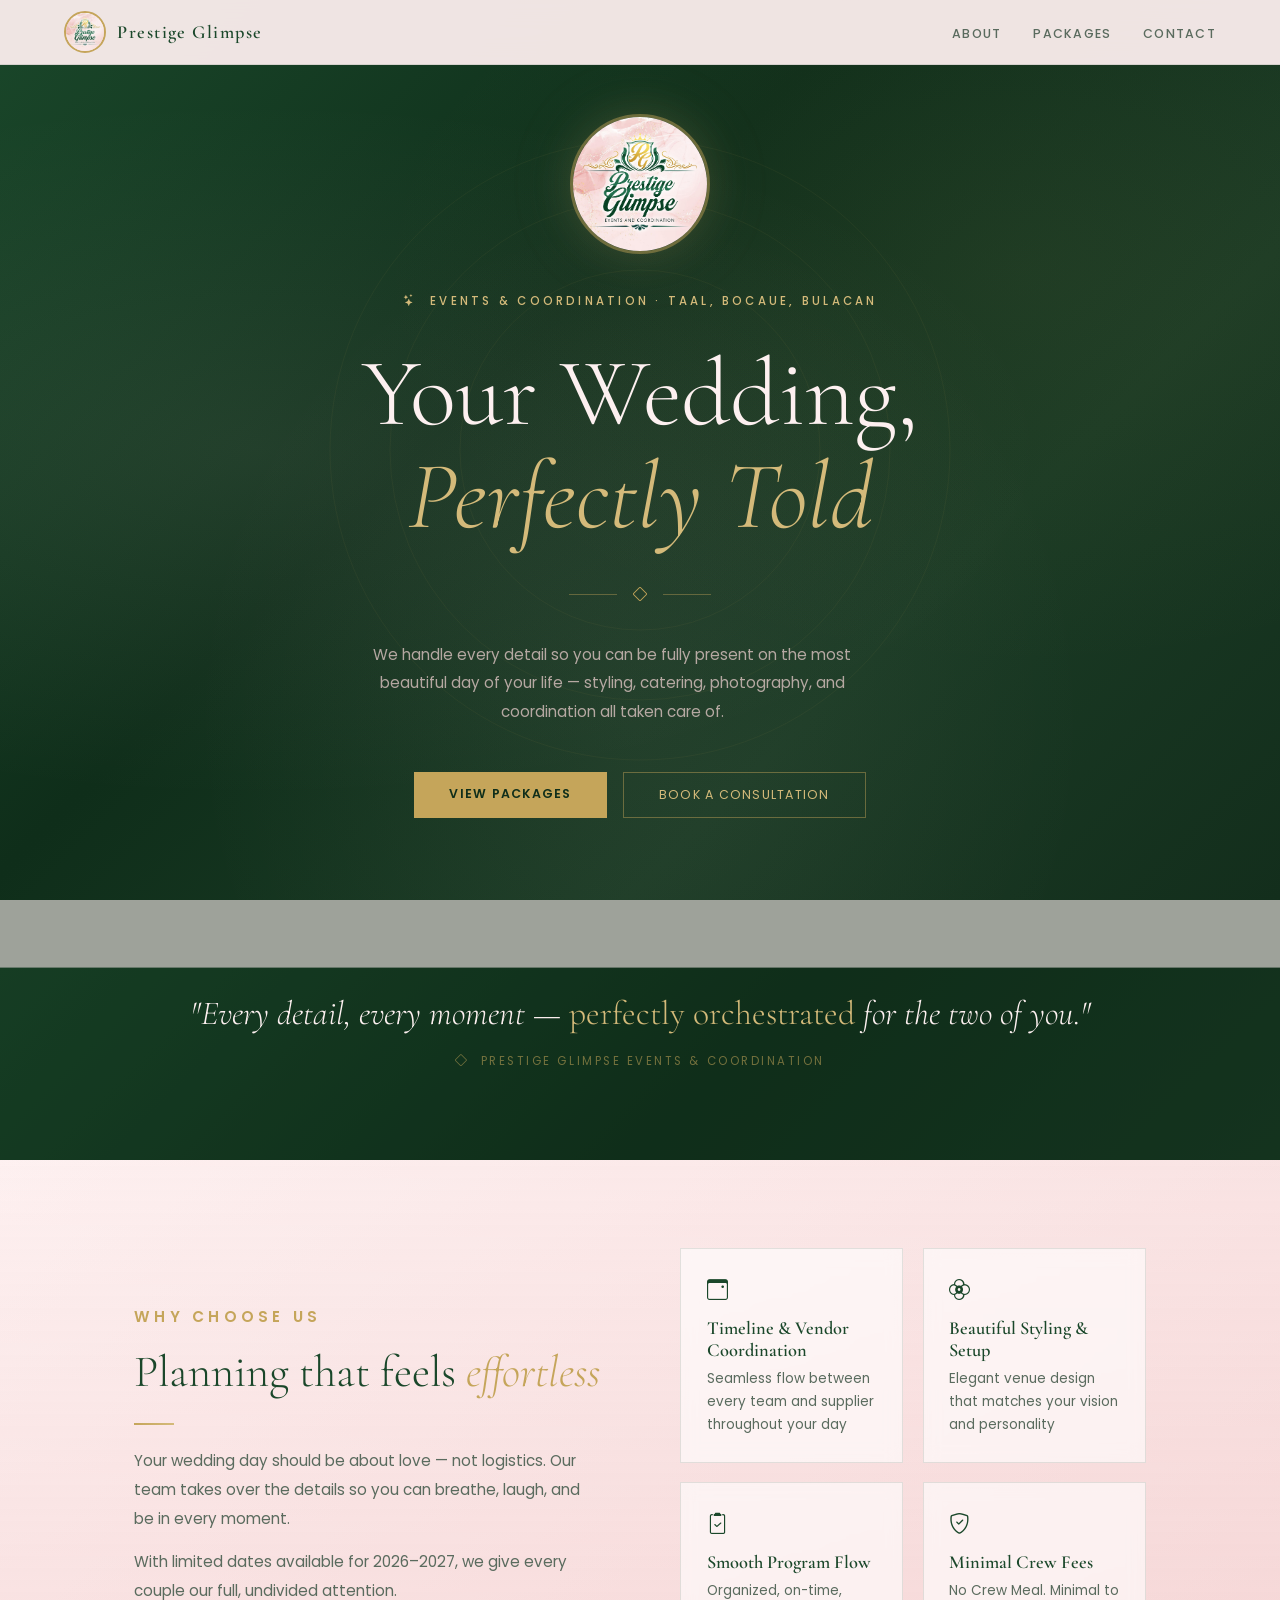
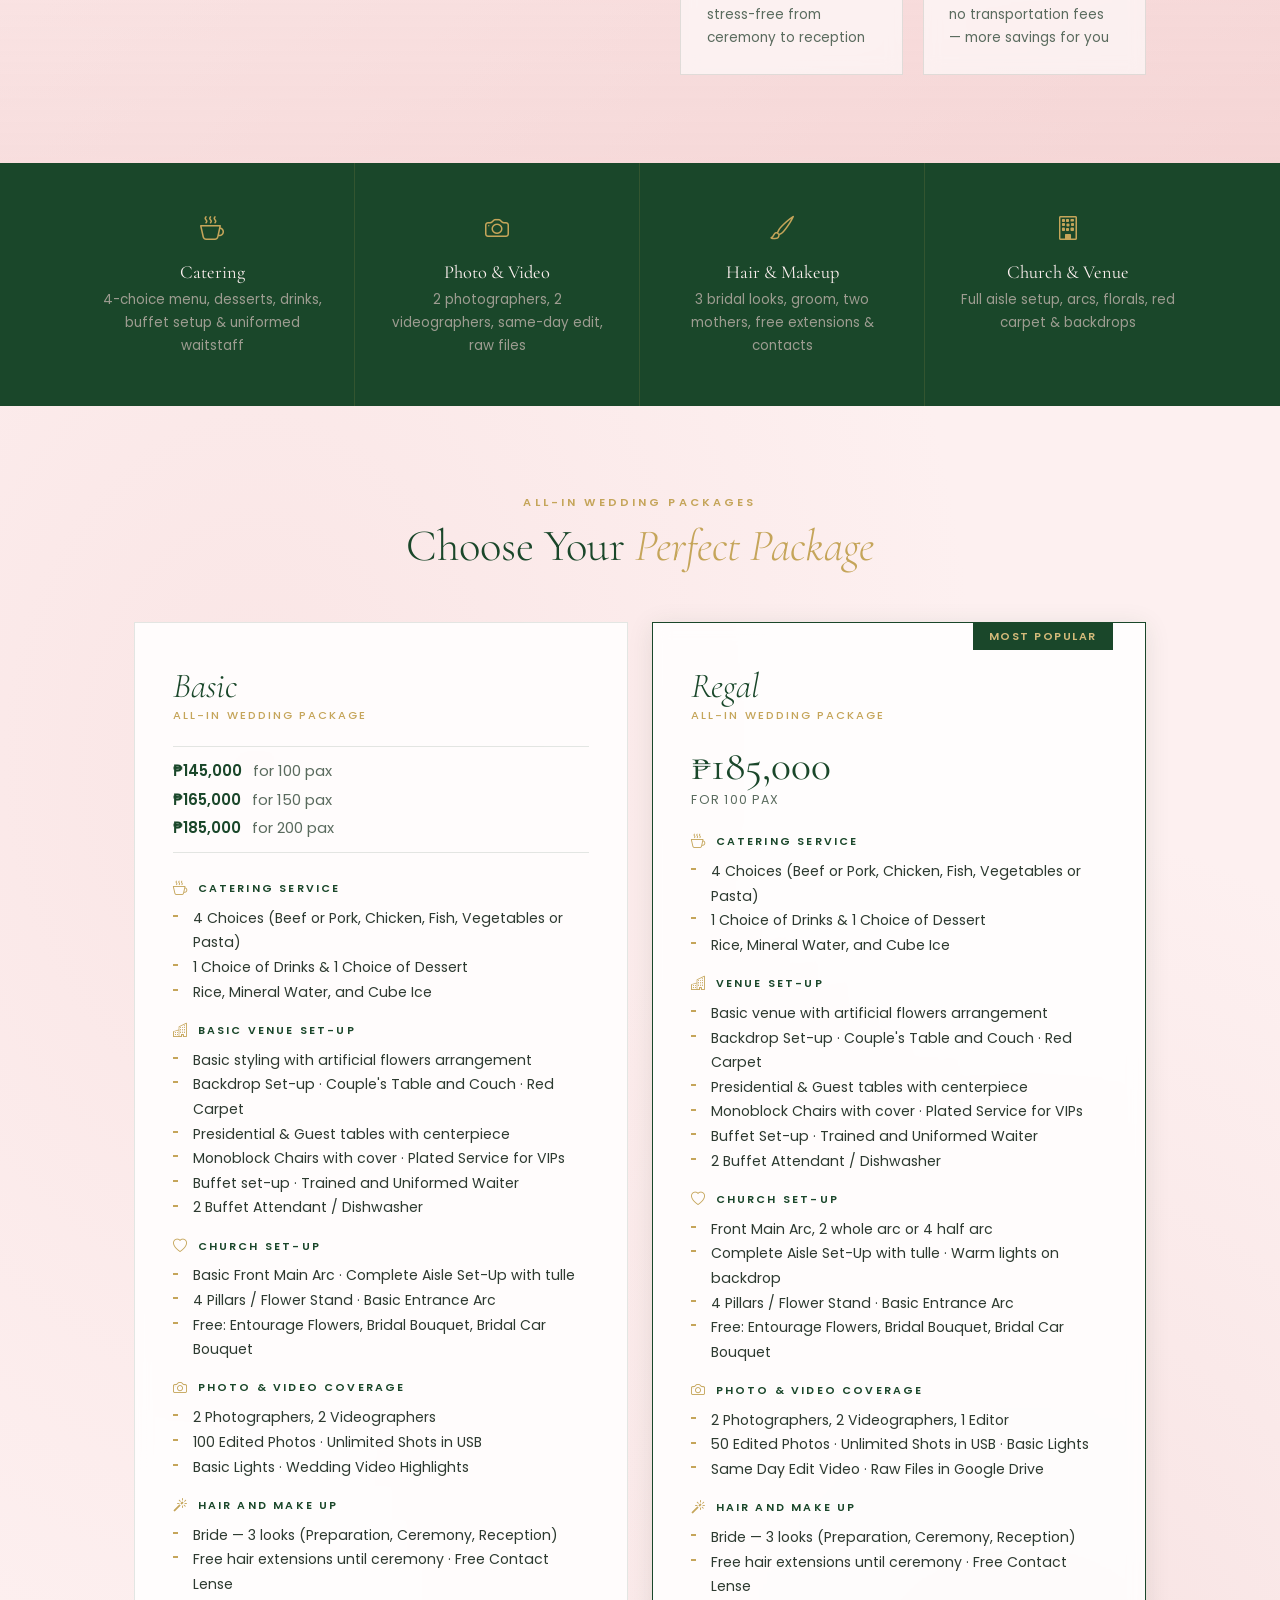
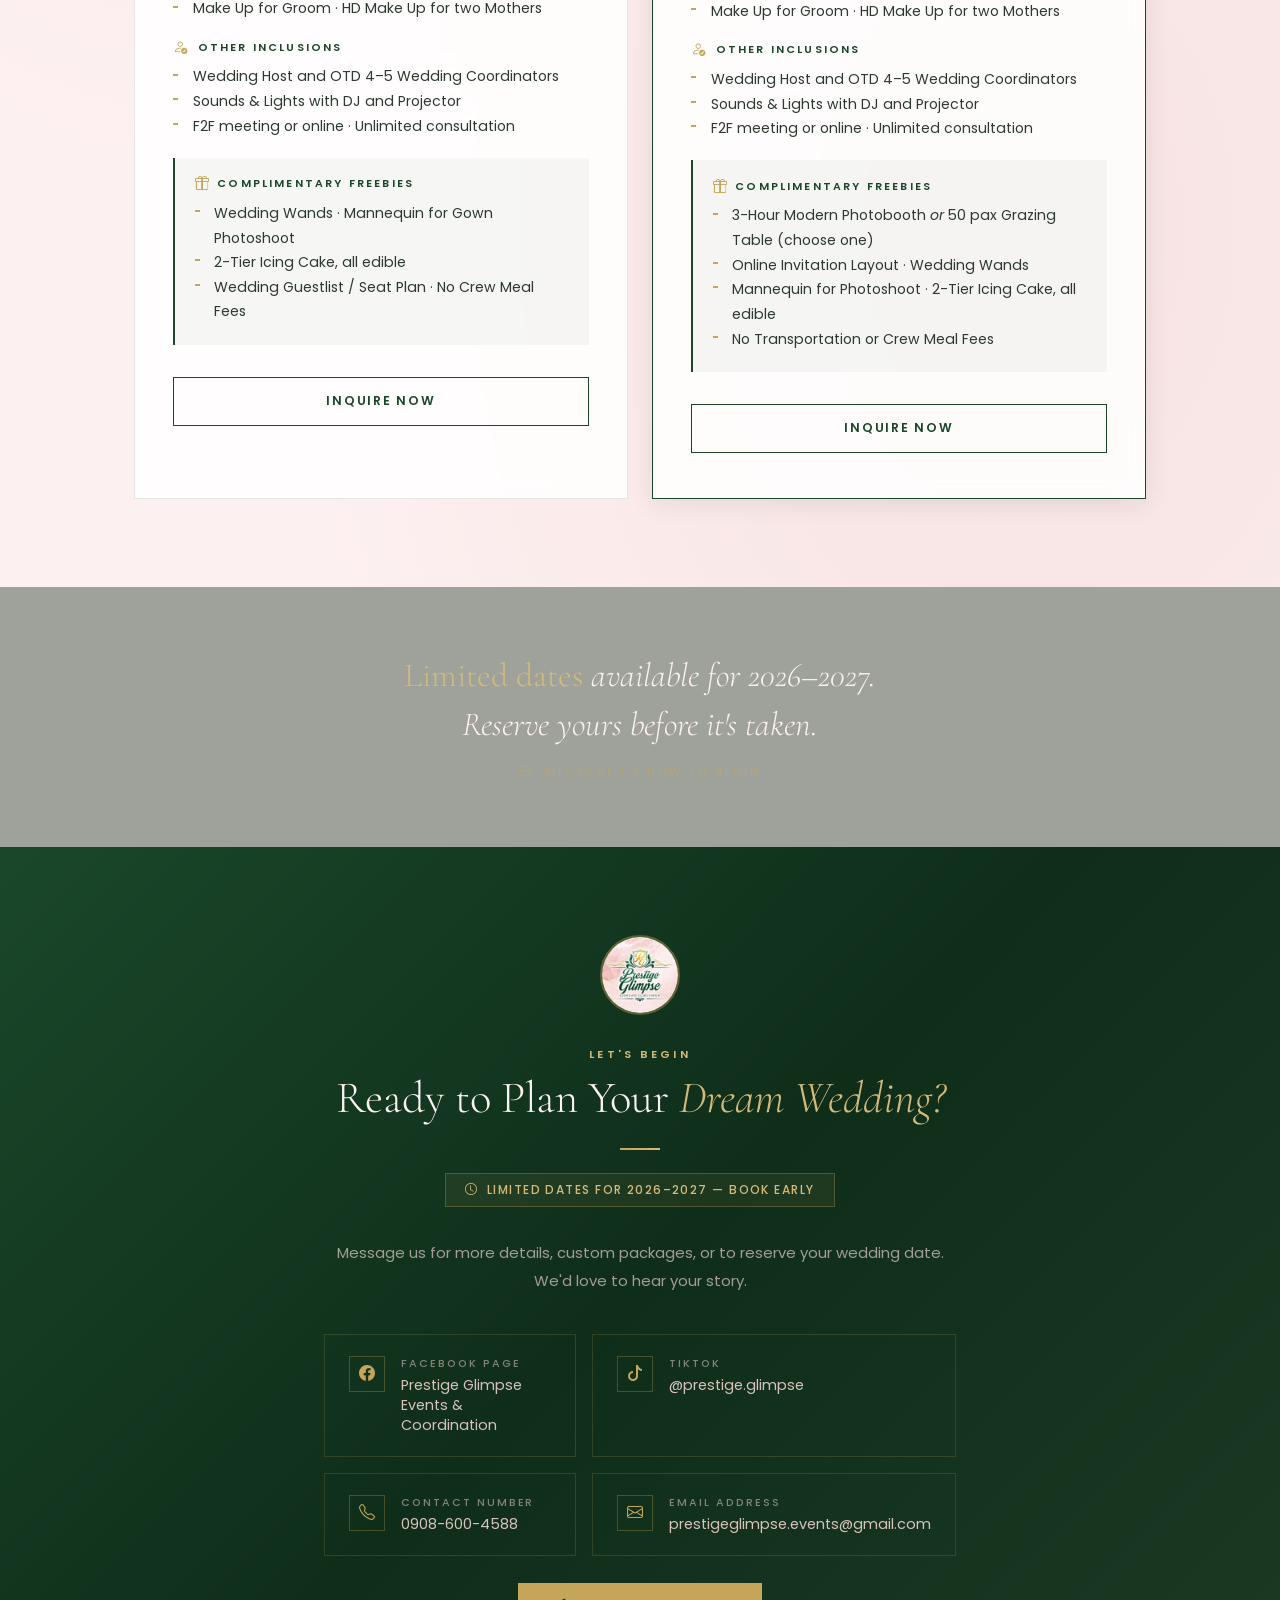
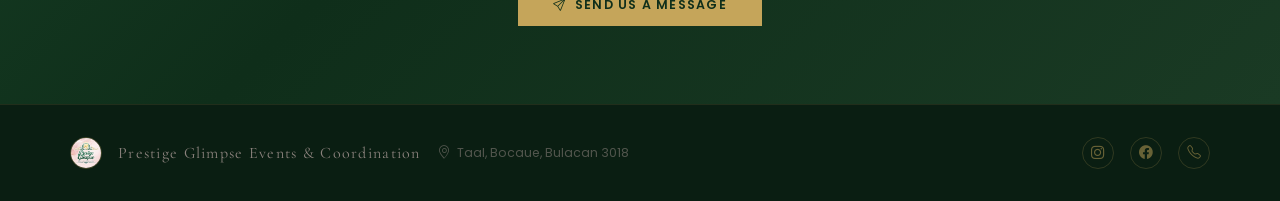
<file: index.html>
<!DOCTYPE html>
<html lang="en">
<head>
  <meta charset="UTF-8">
  <meta name="viewport" content="width=device-width, initial-scale=1.0">
  <title>Prestige Glimpse Events & Coordination</title>
  <!-- Google Fonts & Bootstrap Icons -->
  <link href="https://fonts.googleapis.com/css2?family=Cormorant+Garamond:ital,wght@0,300;0,400;0,600;1,300;1,400&family=Poppins:wght@300;400;500;600&display=swap" rel="stylesheet">
  <link rel="stylesheet" href="https://cdn.jsdelivr.net/npm/bootstrap-icons@1.11.3/font/bootstrap-icons.min.css">
  <link rel="icon" type="image/jpeg" href="images/logo-square.jpg">
  <!-- Main Stylesheet -->
  <link rel="stylesheet" href="style.css">
</head>
<body>

<!-- Navigation -->
<nav>
  <a href="#hero-section" class="nav-brand">
    <img src="images/logo-square.jpg" alt="Prestige Glimpse Logo" class="nav-logo-img">
    <span class="nav-logo">Prestige Glimpse</span>
  </a>
  <ul class="nav-links">
    <li><a href="#why">About</a></li>
    <li><a href="#packages">Packages</a></li>
    <li><a href="#contact">Contact</a></li>
  </ul>
</nav>

<!-- Hero Section -->
<section class="hero" id="hero-section">
  <div class="hero-bg" id="px-pattern"></div>
  <div class="hero-particles" id="px-particles"></div>
  <svg class="hero-rings" id="px-rings" viewBox="0 0 640 640" aria-hidden="true">
    <circle cx="320" cy="320" r="180" />
    <circle cx="320" cy="320" r="250" />
    <circle cx="320" cy="320" r="310" />
  </svg>
  <div class="hero-content" id="px-content">
    <img src="images/logo-square.jpg" alt="Prestige Glimpse Logo" class="hero-logo">
    <p class="hero-eyebrow"><i class="bi bi-stars"></i> &nbsp;Events &amp; Coordination &middot; Taal, Bocaue, Bulacan</p>
    <h1 class="hero-title">Your Wedding,<br><em>Perfectly Told</em></h1>
    <div class="hero-line">
      <span></span>
      <i class="bi bi-diamond"></i>
      <span></span>
    </div>
    <p class="hero-desc">We handle every detail so you can be fully present on the most beautiful day of your life &mdash; styling, catering, photography, and coordination all taken care of.</p>
    <div class="hero-ctas">
      <a href="#packages" class="btn-gold">View Packages</a>
      <a href="#contact" class="btn-ghost">Book a Consultation</a>
    </div>
  </div>
</section>

<!-- Parallax Banner 1 -->
<div class="px-banner b1">
  <div class="px-bg" id="px-b1"></div>
  <div class="px-overlay"></div>
  <div class="px-inner">
    <p class="px-quote">"Every detail, every moment &mdash; <em>perfectly orchestrated</em> for the two of you."</p>
    <p class="px-attr"><i class="bi bi-diamond"></i> &nbsp;Prestige Glimpse Events &amp; Coordination</p>
  </div>
</div>

<!-- Why Choose Us -->
<div id="why" class="why-bg">
  <div class="section-wrap">
    <div class="why-grid">
      <div class="why-text reveal">
        <p class="section-label">Why Choose Us</p>
        <h2 class="section-heading">Planning that feels <em>effortless</em></h2>
        <div class="gold-rule"></div>
        <p>Your wedding day should be about love &mdash; not logistics. Our team takes over the details so you can breathe, laugh, and be in every moment.</p>
        <p>With limited dates available for 2026&ndash;2027, we give every couple our full, undivided attention.</p>
      </div>
      <div class="pillars">
        <div class="pillar reveal" style="transition-delay:.08s">
          <i class="bi bi-calendar3-event pillar-icon"></i>
          <div class="pillar-title">Timeline &amp; Vendor Coordination</div>
          <p class="pillar-desc">Seamless flow between every team and supplier throughout your day</p>
        </div>
        <div class="pillar reveal" style="transition-delay:.16s">
          <i class="bi bi-flower2 pillar-icon"></i>
          <div class="pillar-title">Beautiful Styling &amp; Setup</div>
          <p class="pillar-desc">Elegant venue design that matches your vision and personality</p>
        </div>
        <div class="pillar reveal" style="transition-delay:.24s">
          <i class="bi bi-clipboard2-check pillar-icon"></i>
          <div class="pillar-title">Smooth Program Flow</div>
          <p class="pillar-desc">Organized, on-time, stress-free from ceremony to reception</p>
        </div>
        <div class="pillar reveal" style="transition-delay:.32s">
          <i class="bi bi-shield-check pillar-icon"></i>
          <div class="pillar-title">Minimal Crew Fees</div>
          <p class="pillar-desc">No Crew Meal. Minimal to no transportation fees &mdash; more savings for you</p>
        </div>
      </div>
    </div>
  </div>
</div>

<!-- Services Strip -->
<div class="strip-bg">
  <div class="strip-grid">
    <div class="svc reveal">
      <i class="bi bi-cup-hot svc-icon"></i>
      <div class="svc-name">Catering</div>
      <p class="svc-desc">4-choice menu, desserts, drinks, buffet setup &amp; uniformed waitstaff</p>
    </div>
    <div class="svc reveal" style="transition-delay:.1s">
      <i class="bi bi-camera svc-icon"></i>
      <div class="svc-name">Photo &amp; Video</div>
      <p class="svc-desc">2 photographers, 2 videographers, same-day edit, raw files</p>
    </div>
    <div class="svc reveal" style="transition-delay:.2s">
      <i class="bi bi-brush svc-icon"></i>
      <div class="svc-name">Hair &amp; Makeup</div>
      <p class="svc-desc">3 bridal looks, groom, two mothers, free extensions &amp; contacts</p>
    </div>
    <div class="svc reveal" style="transition-delay:.3s">
      <i class="bi bi-building svc-icon"></i>
      <div class="svc-name">Church &amp; Venue</div>
      <p class="svc-desc">Full aisle setup, arcs, florals, red carpet &amp; backdrops</p>
    </div>
  </div>
</div>

<!-- Packages Section -->
<div id="packages" class="pkg-wrap">
  <div class="section-wrap">
    <div class="reveal" style="text-align:center">
      <p class="section-label">All-In Wedding Packages</p>
      <h2 class="section-heading">Choose Your <em>Perfect Package</em></h2>
    </div>
    <div class="pkg-grid">
      <!-- Basic Package -->
      <div class="pkg-card reveal">
        <div class="pkg-name">Basic</div>
        <div class="pkg-tag">All-In Wedding Package</div>
        <div class="pkg-tiers">
          <div class="pkg-tier"><strong>&#8369;145,000</strong> for 100 pax</div>
          <div class="pkg-tier"><strong>&#8369;165,000</strong> for 150 pax</div>
          <div class="pkg-tier"><strong>&#8369;185,000</strong> for 200 pax</div>
        </div>
        <div class="cat-label"><i class="bi bi-cup-hot"></i> Catering Service</div>
        <ul class="pkg-list">
          <li>4 Choices (Beef or Pork, Chicken, Fish, Vegetables or Pasta)</li>
          <li>1 Choice of Drinks &amp; 1 Choice of Dessert</li>
          <li>Rice, Mineral Water, and Cube Ice</li>
        </ul>
        <div class="cat-label"><i class="bi bi-buildings"></i> Basic Venue Set-Up</div>
        <ul class="pkg-list">
          <li>Basic styling with artificial flowers arrangement</li>
          <li>Backdrop Set-up &middot; Couple's Table and Couch &middot; Red Carpet</li>
          <li>Presidential &amp; Guest tables with centerpiece</li>
          <li>Monoblock Chairs with cover &middot; Plated Service for VIPs</li>
          <li>Buffet set-up &middot; Trained and Uniformed Waiter</li>
          <li>2 Buffet Attendant / Dishwasher</li>
        </ul>
        <div class="cat-label"><i class="bi bi-heart"></i> Church Set-Up</div>
        <ul class="pkg-list">
          <li>Basic Front Main Arc &middot; Complete Aisle Set-Up with tulle</li>
          <li>4 Pillars / Flower Stand &middot; Basic Entrance Arc</li>
          <li>Free: Entourage Flowers, Bridal Bouquet, Bridal Car Bouquet</li>
        </ul>
        <div class="cat-label"><i class="bi bi-camera"></i> Photo &amp; Video Coverage</div>
        <ul class="pkg-list">
          <li>2 Photographers, 2 Videographers</li>
          <li>100 Edited Photos &middot; Unlimited Shots in USB</li>
          <li>Basic Lights &middot; Wedding Video Highlights</li>
        </ul>
        <div class="cat-label"><i class="bi bi-magic"></i> Hair and Make Up</div>
        <ul class="pkg-list">
          <li>Bride &mdash; 3 looks (Preparation, Ceremony, Reception)</li>
          <li>Free hair extensions until ceremony &middot; Free Contact Lense</li>
          <li>Make Up for Groom &middot; HD Make Up for two Mothers</li>
        </ul>
        <div class="cat-label"><i class="bi bi-person-check"></i> Other Inclusions</div>
        <ul class="pkg-list">
          <li>Wedding Host and OTD 4&ndash;5 Wedding Coordinators</li>
          <li>Sounds &amp; Lights with DJ and Projector</li>
          <li>F2F meeting or online &middot; Unlimited consultation</li>
        </ul>
        <div class="pkg-free">
          <div class="pkg-free-label"><i class="bi bi-gift"></i> Complimentary Freebies</div>
          <ul class="pkg-list">
            <li>Wedding Wands &middot; Mannequin for Gown Photoshoot</li>
            <li>2-Tier Icing Cake, all edible</li>
            <li>Wedding Guestlist / Seat Plan &middot; No Crew Meal Fees</li>
          </ul>
        </div>
        <a href="#contact" class="pkg-btn">Inquire Now</a>
      </div>
      <!-- Regal Package -->
      <div class="pkg-card featured reveal" style="transition-delay:.12s">
        <div class="pkg-star">Most Popular</div>
        <div class="pkg-name">Regal</div>
        <div class="pkg-tag">All-In Wedding Package</div>
        <div class="pkg-price-block">
          <div class="pkg-price">&#8369;185,000</div>
          <div class="pkg-pax">for 100 pax</div>
        </div>
        <div class="cat-label"><i class="bi bi-cup-hot"></i> Catering Service</div>
        <ul class="pkg-list">
          <li>4 Choices (Beef or Pork, Chicken, Fish, Vegetables or Pasta)</li>
          <li>1 Choice of Drinks &amp; 1 Choice of Dessert</li>
          <li>Rice, Mineral Water, and Cube Ice</li>
        </ul>
        <div class="cat-label"><i class="bi bi-buildings"></i> Venue Set-Up</div>
        <ul class="pkg-list">
          <li>Basic venue with artificial flowers arrangement</li>
          <li>Backdrop Set-up &middot; Couple's Table and Couch &middot; Red Carpet</li>
          <li>Presidential &amp; Guest tables with centerpiece</li>
          <li>Monoblock Chairs with cover &middot; Plated Service for VIPs</li>
          <li>Buffet Set-up &middot; Trained and Uniformed Waiter</li>
          <li>2 Buffet Attendant / Dishwasher</li>
        </ul>
        <div class="cat-label"><i class="bi bi-heart"></i> Church Set-Up</div>
        <ul class="pkg-list">
          <li>Front Main Arc, 2 whole arc or 4 half arc</li>
          <li>Complete Aisle Set-Up with tulle &middot; Warm lights on backdrop</li>
          <li>4 Pillars / Flower Stand &middot; Basic Entrance Arc</li>
          <li>Free: Entourage Flowers, Bridal Bouquet, Bridal Car Bouquet</li>
        </ul>
        <div class="cat-label"><i class="bi bi-camera"></i> Photo &amp; Video Coverage</div>
        <ul class="pkg-list">
          <li>2 Photographers, 2 Videographers, 1 Editor</li>
          <li>50 Edited Photos &middot; Unlimited Shots in USB &middot; Basic Lights</li>
          <li>Same Day Edit Video &middot; Raw Files in Google Drive</li>
        </ul>
        <div class="cat-label"><i class="bi bi-magic"></i> Hair and Make Up</div>
        <ul class="pkg-list">
          <li>Bride &mdash; 3 looks (Preparation, Ceremony, Reception)</li>
          <li>Free hair extensions until ceremony &middot; Free Contact Lense</li>
          <li>Make Up for Groom &middot; HD Make Up for two Mothers</li>
        </ul>
        <div class="cat-label"><i class="bi bi-person-check"></i> Other Inclusions</div>
        <ul class="pkg-list">
          <li>Wedding Host and OTD 4&ndash;5 Wedding Coordinators</li>
          <li>Sounds &amp; Lights with DJ and Projector</li>
          <li>F2F meeting or online &middot; Unlimited consultation</li>
        </ul>
        <div class="pkg-free">
          <div class="pkg-free-label"><i class="bi bi-gift"></i> Complimentary Freebies</div>
          <ul class="pkg-list">
            <li>3-Hour Modern Photobooth <em>or</em> 50 pax Grazing Table (choose one)</li>
            <li>Online Invitation Layout &middot; Wedding Wands</li>
            <li>Mannequin for Photoshoot &middot; 2-Tier Icing Cake, all edible</li>
            <li>No Transportation or Crew Meal Fees</li>
          </ul>
        </div>
        <a href="#contact" class="pkg-btn">Inquire Now</a>
      </div>
    </div>
  </div>
</div>

<!-- Parallax Banner 2 -->
<div class="px-banner b2">
  <div class="px-bg" id="px-b2"></div>
  <div class="px-overlay"></div>
  <div class="px-inner">
    <p class="px-quote"><em>Limited dates</em> available for 2026&ndash;2027.<br>Reserve yours before it's taken.</p>
    <p class="px-attr"><i class="bi bi-envelope"></i> &nbsp;Message us now to begin</p>
  </div>
</div>

<!-- Contact Section -->
<div id="contact" class="contact-bg">
  <div class="contact-wrap">
    <img src="images/logo-square.jpg" alt="Prestige Glimpse" class="contact-logo">
    <p class="section-label">Let's Begin</p>
    <h2 class="section-heading reveal">Ready to Plan Your <em>Dream Wedding?</em></h2>
    <div class="gold-rule" style="margin:1.4rem auto"></div>
    <div class="alert-badge reveal"><i class="bi bi-clock"></i> Limited Dates for 2026&ndash;2027 &mdash; Book Early</div>
    <p class="contact-note reveal">Message us for more details, custom packages, or to reserve your wedding date. We'd love to hear your story.</p>
    <div class="contact-grid reveal">
      <a href="https://www.facebook.com/prestige.glimpse" class="c-card" target="_blank" rel="noopener">
        <div class="icon-wrap"><i class="bi bi-facebook"></i></div>
        <div>
          <div class="c-card-label">Facebook Page</div>
          <div class="c-card-val">Prestige Glimpse Events &amp; Coordination</div>
        </div>
      </a>
      <a href="https://www.tiktok.com/@prestige.glimpse" class="c-card" target="_blank" rel="noopener">
        <div class="icon-wrap"><i class="bi bi-tiktok"></i></div>
        <div>
          <div class="c-card-label">TikTok</div>
          <div class="c-card-val">@prestige.glimpse</div>
        </div>
      </a>
      <a href="tel:09086004588" class="c-card">
        <div class="icon-wrap"><i class="bi bi-telephone"></i></div>
        <div>
          <div class="c-card-label">Contact Number</div>
          <div class="c-card-val">0908-600-4588</div>
        </div>
      </a>
      <a href="mailto:prestigeglimpse.events@gmail.com" class="c-card">
        <div class="icon-wrap"><i class="bi bi-envelope"></i></div>
        <div>
          <div class="c-card-label">Email Address</div>
          <div class="c-card-val">prestigeglimpse.events@gmail.com</div>
        </div>
      </a>
    </div>
    <a href="mailto:prestigeglimpse.events@gmail.com" class="btn-gold reveal">
      <i class="bi bi-send"></i> &nbsp;Send Us a Message
    </a>
  </div>
</div>

<!-- Footer -->
<footer>
  <div class="footer-inner">
    <img src="images/logo-square.jpg" alt="Prestige Glimpse" class="footer-logo-img">
    <div class="footer-logo">Prestige Glimpse Events &amp; Coordination</div>
    <div class="footer-loc"><i class="bi bi-geo-alt"></i> Taal, Bocaue, Bulacan 3018</div>
    <div class="footer-contact">
      <a href="https://www.instagram.com/prestige.glimpse" target="_blank" rel="noopener"><i class="bi bi-instagram"></i></a>
      <a href="https://www.facebook.com/prestige.glimpse" target="_blank" rel="noopener"><i class="bi bi-facebook"></i></a>
      <a href="tel:09086004588"><i class="bi bi-telephone"></i></a>
    </div>
  </div>
</footer>

<!-- JavaScript -->
<script src="script.js" defer></script>
</body>
</html>
</file>
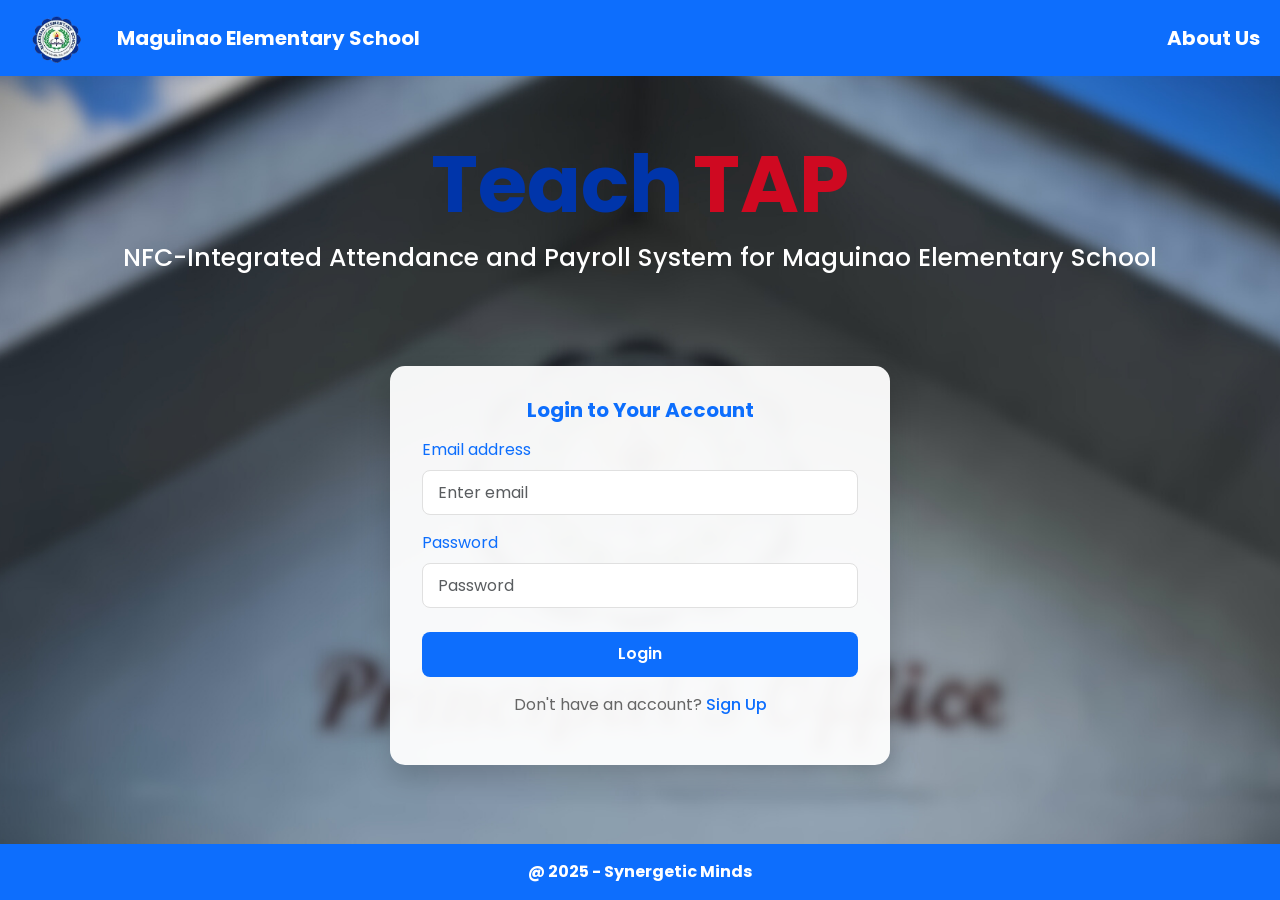
<file: HTML/landing.html>
<!DOCTYPE html>
<html lang="en">
<head>
    <meta charset="UTF-8" />
    <meta name="viewport" content="width=device-width, initial-scale=1.0" />
    <title>TeachTap - Maguinao Elementary School</title>
    <link rel="icon" type="image/x-icon" href="/IMAGES/LOGO.png" />
    <link rel="preconnect" href="https://fonts.googleapis.com" />
    <link rel="preconnect" href="https://fonts.gstatic.com" crossorigin />
    <link href="https://fonts.googleapis.com/css2?family=Poppins:wght@100;400;500;700&display=swap" rel="stylesheet" />
    <link href="https://cdn.jsdelivr.net/npm/bootstrap@5.3.0-alpha1/dist/css/bootstrap.min.css" rel="stylesheet" />
    
    <style>
        /* General Styles for Body and HTML */
        html, body {
            height: 100%;
            margin: 0;
        }

        body {
            font-family: 'Poppins', sans-serif;
            background-image: url('/IMAGES/Office_BG.png');
            background-size: cover;
            background-position: center;
            background-repeat: no-repeat;
            color: white;
        }

        /* Header Styles */
        header {
            background-color: #004FFF;
            padding: 5px 0;
        }

        .hover-effect:hover {
            opacity: 0.8;
            text-decoration: underline;
        }

        .navbar-brand,
        .navbar-text {
            color: white;
            font-weight: bold;
        }

        .navbar-brand {
            font-size: 20px;
        }

        .navbar-text {
            font-size: 30px;
        }

        .navbar-nav {
            margin-left: auto;
        }

        .nav-item {
            margin-left: 15px;
        }

        /* Form Container Styles */
        .form-container {
            background-color: rgba(255, 255, 255, 0.95);
            border-radius: 15px;
            box-shadow: 0 10px 30px rgba(0, 0, 0, 0.2);
            padding: 2rem;
            max-width: 500px;
            margin: 0 auto;
        }

        .sign-up-container {
            max-width: 600px;
            padding: 1.5rem;
        }

        .form-title {
            color: #004FFF;
            font-weight: 700;
            margin-bottom: 1rem;
            text-align: center;
        }

        .form-control {
            height: 45px;
            border-radius: 8px;
            border: 1px solid #e0e0e0;
            padding: 0 15px;
            margin-bottom: 0.8rem;
        }

        .form-control:focus {
            box-shadow: 0 0 0 0.25rem rgba(0, 79, 255, 0.25);
            border-color: #004FFF;
        }

        .btn-primary {
            background-color: #004FFF;
            border: none;
            height: 45px;
            border-radius: 8px;
            font-weight: 600;
            width: 100%;
            margin-top: 0.5rem;
        }

        .btn-primary:hover {
            background-color: #0039b3;
        }

        .form-footer {
            text-align: center;
            margin-top: 1rem;
            color: #666;
        }

        .toggle-link {
            color: #004FFF;
            font-weight: 500;
            cursor: pointer;
            text-decoration: none;
        }

        .toggle-link:hover {
            text-decoration: underline;
        }

        /* Title & Text Styles */
        .teach,
        .tap {
            font-weight: bold;
            font-size: 80px;
        }

        .teach {
            color: rgb(0, 53, 170);
        }

        .tap {
            color: rgb(207, 9, 33);
        }

        .sub {
            font-size: 25px;
        }

        .caps-title {
            margin-top: 10px;
        }

        /* Footer Styles */
        footer {
            background-color: #004FFF;
            padding: 10px 0;
            position: fixed;
            bottom: 0;
            width: 100%;
        }

        /* Responsive Adjustments */
        @media (max-width: 768px) {
            .teach,
            .tap {
                font-size: 3.5rem;
            }
            
            .sub {
                font-size: 1.2rem;
            }
            
            .form-container {
                padding: 1.5rem;
                margin: 1rem;
            }

            .sign-up-container {
                max-width: 95%;
            }
        }

        @media (max-width: 576px) {
            .teach,
            .tap {
                font-size: 2.5rem;
            }
            
            .sub {
                font-size: 1rem;
            }
            
            .navbar-brand {
                font-size: 1rem;
            }

            .sign-up-container .row > div {
                width: 100%;
                flex: 0 0 100%;
                max-width: 100%;
            }
        }
    </style>
</head>

<body>
    <header class="bg-primary">
        <nav class="navbar navbar-expand-lg navbar-dark">
            <div class="container-fluid">
                <div class="d-flex align-items-center">
                    <img src="/IMAGES/LOGO2.png" alt="School Logo" class="logo me-3" style="height: 50px" />
                    <span class="navbar-brand fw-bold">Maguinao Elementary School</span>
                </div>
                <button class="navbar-toggler" type="button" data-bs-toggle="collapse" data-bs-target="#navbarNav" aria-controls="navbarNav" aria-expanded="false" aria-label="Toggle navigation">
                    <span class="navbar-toggler-icon"></span>
                </button>
                <div class="collapse navbar-collapse justify-content-end" id="navbarNav">
                    <ul class="navbar-nav">
                        <li class="nav-item">
                            <a class="nav-link fw-bold fs-5 text-white" href="https://sites.google.com/deped.gov.ph/105120maguinaoes/about/history">About Us</a>
                        </li>
                    </ul>
                </div>
            </div>
        </nav>
    </header>

    <section class="text-center text-white mb-4" style="margin-top: 60px; padding-bottom: 40px;">
        <div class="caps-title">
            <h1>
                <span class="teach">Teach</span>
                <span class="tap">TAP</span>
            </h1>
            <h3>
                <span class="sub">NFC-Integrated Attendance and Payroll System for Maguinao Elementary School</span>
            </h3>
        </div>
    </section>
    
    <div class="container my-3">
        <div class="row justify-content-center">
            <div class="col-lg-8">
                <!-- Login Container -->
                <div class="form-container login-container active" style="margin-top: 20px;">
                    <h5 class="form-title" style="color: rgb(13, 110, 253);">Login to Your Account</h5>
                    <form id="loginForm" action="login.php" method="POST">
                        <div class="mb-3">
                            <label for="loginEmail" class="form-label" style="color: rgb(13, 110, 253);">Email address</label>
                            <input type="email" class="form-control" id="loginEmail" name="email" placeholder="Enter email" required />
                        </div>
                
                        <div class="mb-3">
                            <label for="loginPassword" class="form-label" style="color: rgb(13, 110, 253);">Password</label>
                            <input type="password" class="form-control" id="loginPassword" name="password" placeholder="Password" required />
                        </div>
                
                        <button type="submit" class="btn btn-primary" style="background-color: rgb(13, 110, 253);">Login</button>
                    </form>
                
                    <div class="form-footer">
                        <p style="color: #666;">
                            Don't have an account?
                            <a href="#" class="toggle-link" onclick="toggleForms()" style="color: rgb(13, 110, 253);">Sign Up</a>
                        </p>
                    </div>
                </div>
    
                <!-- Signup Container -->
                <div class="form-container sign-up-container" style="display: none;">
                    <div class="text-center mb-4">
                        <h3 class="form-title" style="color: rgb(13, 110, 253);">Teachers Registration</h3>
                    </div>
                    
                    <form id="signUpForm">
                        <!-- Name Section -->
                        <div class="row g-2 mb-3">
                            <div class="col-md-4">
                                <label for="firstName" class="form-label" style="color: rgb(13, 110, 253);">First Name <span class="text-danger">*</span></label>
                                <input type="text" class="form-control" id="firstName" name="firstName" placeholder="First name" required />
                            </div>
                            <div class="col-md-4">
                                <label for="middleName" class="form-label" style="color: rgb(13, 110, 253);">Middle Name</label>
                                <input type="text" class="form-control" id="middleName" name="middleName" placeholder="Middle name" />
                            </div>
                            <div class="col-md-4">
                                <label for="lastName" class="form-label" style="color: rgb(13, 110, 253);">Last Name <span class="text-danger">*</span></label>
                                <input type="text" class="form-control" id="lastName" name="lastName" placeholder="Last name" required />
                            </div>
                        </div>
    
                        <!-- Contact Info Section -->
                        <div class="row g-2 mb-3">
                            <div class="col-md-6">
                                <label for="signUpEmail" class="form-label" style="color: rgb(13, 110, 253);">Email <span class="text-danger">*</span></label>
                                <input type="email" class="form-control" id="signUpEmail" name="email" placeholder="@deped.gov.ph" required />
                            </div>
                            <div class="col-md-6">
                                <label for="contactNumber" class="form-label" style="color: rgb(13, 110, 253);">Phone <span class="text-danger">*</span></label>
                                <input type="text" class="form-control" id="contactNumber" name="contactNumber" placeholder="+63" required />
                            </div>
                        </div>
    
                        <!-- Password Section -->
                        <div class="row g-2 mb-3">
                            <div class="col-md-6">
                                <label for="signUpPassword" class="form-label" style="color: rgb(13, 110, 253);">Password <span class="text-danger">*</span></label>
                                <input type="password" class="form-control" id="signUpPassword" name="password" placeholder="At least 8 characters" required />
                            </div>
                            <div class="col-md-6">
                                <label for="confirmPassword" class="form-label" style="color: rgb(13, 110, 253);">Confirm Password <span class="text-danger">*</span></label>
                                <input type="password" class="form-control" id="confirmPassword" name="confirmPassword" placeholder="Re-enter password" required />
                            </div>
                        </div>
    
                        <!-- Submit Button -->
                        <div class="text-center mt-3">
                            <button type="submit" class="btn btn-primary" style="background-color: rgb(13, 110, 253);">Sign Up</button>
                        </div>
                    </form>
    
                    <!-- Footer -->
                    <div class="form-footer mt-3">
                        <p class="mb-0" style="color: #666;">
                            Already have an account?
                            <a href="#" class="toggle-link" onclick="toggleForms()" style="color: rgb(13, 110, 253);">Login</a>
                        </p>
                    </div>
                </div>
            </div>
        </div>
    </div>
    
    <footer class="navbar navbar-expand-lg navbar-dark bg-primary fixed-bottom">
        <div class="container-fluid d-flex justify-content-center">
            <span class="navbar-text fw-bold" style="font-size: 1rem">@ 2025 - Synergetic Minds</span>
        </div>
    </footer>

    <script src="https://cdn.jsdelivr.net/npm/bootstrap@5.3.0-alpha1/dist/js/bootstrap.bundle.min.js"></script>
    <script>
        function toggleForms() {
            const loginContainer = document.querySelector('.login-container');
            const signupContainer = document.querySelector('.sign-up-container');
            
            if (loginContainer.style.display === 'none') {
                loginContainer.style.display = 'block';
                signupContainer.style.display = 'none';
            } else {
                loginContainer.style.display = 'none';
                signupContainer.style.display = 'block';
            }
        }
    </script>
</body>
</html>
</file>
<file: style.css>
/* ---------- RESET & BASE ---------- */
* {
  margin: 0;
  padding: 0;
  box-sizing: border-box;
}

:root {
  --emerald: #1a472a;
  --emerald-dark: #0f2e1a;
  --emerald-light: #2d6b42;
  --gold: #c5a55a;
  --gold-light: #d4ba7a;
  --gold-dark: #a8893e;
  --blush: #fdf0f0;
  --blush-deep: #f5d5d5;
  --rose: #e8bfbf;
  --rose-muted: #d4a5a5;
  --white: #ffffff;
  --text: #2d3a30;
  --text-light: #5a6b5e;
  --border: rgba(26, 71, 42, 0.12);
  --border-gold: rgba(197, 165, 90, 0.3);
}

html {
  scroll-behavior: smooth;
}

body {
  font-family: 'Poppins', sans-serif;
  font-size: 16px;
  background: var(--blush);
  color: var(--text);
  overflow-x: hidden;
}

/* ---------- NAVIGATION ---------- */
nav {
  position: fixed;
  top: 0;
  left: 0;
  right: 0;
  z-index: 100;
  padding: 0.7rem 5vw;
  display: flex;
  justify-content: space-between;
  align-items: center;
  background: rgba(253, 240, 240, 0.94);
  backdrop-filter: blur(14px);
  border-bottom: 1px solid var(--border);
  animation: fadeDown 0.7s ease both;
}

.nav-brand {
  display: flex;
  align-items: center;
  gap: 0.7rem;
  text-decoration: none;
}

.nav-logo-img {
  width: 42px;
  height: 42px;
  border-radius: 50%;
  object-fit: cover;
  border: 2px solid var(--gold);
}

.nav-logo {
  font-family: 'Cormorant Garamond', serif;
  font-size: 1.15rem;
  font-weight: 600;
  letter-spacing: 0.08em;
  color: var(--emerald);
}

.nav-links {
  display: flex;
  gap: 2rem;
  list-style: none;
}

.nav-links a {
  font-size: 0.78rem;
  font-weight: 500;
  letter-spacing: 0.1em;
  text-transform: uppercase;
  color: var(--text-light);
  text-decoration: none;
  transition: color 0.25s;
}

.nav-links a:hover {
  color: var(--emerald);
}

/* ---------- HERO SECTION ---------- */
.hero {
  min-height: 100vh;
  display: flex;
  flex-direction: column;
  justify-content: center;
  align-items: center;
  text-align: center;
  padding: 7rem 2rem 5rem;
  position: relative;
  overflow: hidden;
  background: linear-gradient(135deg, #1a472a 0%, #0f2e1a 40%, #1a3a24 70%, #132e1c 100%);
}

.hero-bg {
  position: absolute;
  inset: 0;
  background:
    radial-gradient(ellipse at 20% 50%, rgba(245, 213, 213, 0.08) 0%, transparent 55%),
    radial-gradient(ellipse at 80% 30%, rgba(197, 165, 90, 0.06) 0%, transparent 45%),
    radial-gradient(ellipse at 50% 80%, rgba(245, 213, 213, 0.05) 0%, transparent 50%);
}

.hero-rings {
  position: absolute;
  top: 50%;
  left: 50%;
  transform: translate(-50%, -50%);
  width: 640px;
  height: 640px;
  pointer-events: none;
}

.hero-rings circle {
  fill: none;
  stroke: rgba(197, 165, 90, 0.1);
  stroke-width: 0.6;
}

.hero-particles {
  position: absolute;
  inset: 0;
  pointer-events: none;
  z-index: 1;
}

.particle {
  position: absolute;
  border-radius: 50%;
  background: var(--gold-light);
  opacity: 0;
  animation: pFloat var(--d, 4s) ease-in-out var(--dl, 0s) infinite;
}

@keyframes pFloat {
  0%, 100% {
    opacity: 0;
    transform: translateY(0);
  }
  50% {
    opacity: 0.35;
    transform: translateY(-18px);
  }
}

.hero-content {
  position: relative;
  z-index: 2;
}

.hero-logo {
  width: 140px;
  height: 140px;
  border-radius: 50%;
  object-fit: cover;
  border: 3px solid rgba(197, 165, 90, 0.5);
  box-shadow: 0 0 40px rgba(197, 165, 90, 0.15), 0 0 80px rgba(245, 213, 213, 0.08);
  margin-bottom: 2rem;
  animation: fadeUp 0.7s 0.05s ease both;
}

.hero-eyebrow {
  font-size: 0.72rem;
  font-weight: 500;
  letter-spacing: 0.28em;
  text-transform: uppercase;
  color: var(--gold-light);
  margin-bottom: 2rem;
  animation: fadeUp 0.7s 0.15s ease both;
}

.hero-title {
  font-family: 'Cormorant Garamond', serif;
  font-size: clamp(2.8rem, 7.5vw, 6rem);
  font-weight: 300;
  line-height: 1.08;
  color: var(--blush);
  animation: fadeUp 0.7s 0.3s ease both;
}

.hero-title em {
  font-style: italic;
  color: var(--gold-light);
}

.hero-line {
  display: flex;
  align-items: center;
  gap: 1rem;
  margin: 2.2rem auto;
  width: fit-content;
  animation: fadeUp 0.7s 0.42s ease both;
}

.hero-line span {
  width: 48px;
  height: 1px;
  background: rgba(197, 165, 90, 0.4);
}

.hero-line i {
  color: var(--gold);
  font-size: 0.9rem;
}

.hero-desc {
  max-width: 500px;
  font-size: 0.95rem;
  line-height: 1.9;
  color: rgba(245, 213, 213, 0.7);
  animation: fadeUp 0.7s 0.54s ease both;
}

.hero-ctas {
  display: flex;
  gap: 1rem;
  margin-top: 2.8rem;
  flex-wrap: wrap;
  justify-content: center;
  animation: fadeUp 0.7s 0.64s ease both;
}

/* Buttons */
.btn-gold {
  padding: 0.82rem 2.2rem;
  background: var(--gold);
  color: var(--emerald-dark);
  font-family: 'Poppins', sans-serif;
  font-size: 0.78rem;
  font-weight: 600;
  letter-spacing: 0.1em;
  text-transform: uppercase;
  text-decoration: none;
  border: none;
  cursor: pointer;
  transition: opacity 0.25s, transform 0.2s, box-shadow 0.25s;
}

.btn-gold:hover {
  opacity: 0.92;
  transform: translateY(-2px);
  box-shadow: 0 4px 16px rgba(197, 165, 90, 0.3);
}

.btn-ghost {
  padding: 0.82rem 2.2rem;
  background: transparent;
  color: var(--gold-light);
  border: 1px solid rgba(197, 165, 90, 0.45);
  font-family: 'Poppins', sans-serif;
  font-size: 0.78rem;
  font-weight: 400;
  letter-spacing: 0.1em;
  text-transform: uppercase;
  text-decoration: none;
  cursor: pointer;
  transition: background 0.25s, transform 0.2s;
}

.btn-ghost:hover {
  background: rgba(197, 165, 90, 0.1);
  transform: translateY(-2px);
}

/* ---------- PARALLAX BANNERS ---------- */
.px-banner {
  position: relative;
  height: 260px;
  overflow: hidden;
  display: flex;
  align-items: center;
  justify-content: center;
}

.px-bg {
  position: absolute;
  inset: -60px 0;
}

.px-banner.b1 .px-bg {
  background: linear-gradient(135deg, #1a472a, #0f2e1a, #1a3a24);
}

.px-banner.b2 .px-bg {
  background: linear-gradient(135deg, #0f2e1a, #1a472a, #132e1c);
}

.px-overlay {
  position: absolute;
  inset: 0;
  background: rgba(15, 46, 26, 0.4);
}

.px-inner {
  position: relative;
  z-index: 2;
  text-align: center;
  padding: 1.5rem;
}

.px-quote {
  font-family: 'Cormorant Garamond', serif;
  font-size: clamp(1.3rem, 2.8vw, 2.1rem);
  font-weight: 300;
  font-style: italic;
  color: var(--blush);
  line-height: 1.45;
}

.px-quote em {
  color: var(--gold-light);
  font-style: normal;
}

.px-attr {
  font-size: 0.72rem;
  font-weight: 400;
  letter-spacing: 0.22em;
  text-transform: uppercase;
  color: rgba(197, 165, 90, 0.55);
  margin-top: 0.9rem;
}

/* ---------- SECTION UTILITIES ---------- */
.section-wrap {
  max-width: 1140px;
  margin: 0 auto;
  padding: 5.5rem 5vw;
}

.section-label {
  font-size: 0.7rem;
  font-weight: 600;
  letter-spacing: 0.28em;
  text-transform: uppercase;
  color: var(--gold);
  margin-bottom: 0.6rem;
}

.section-heading {
  font-family: 'Cormorant Garamond', serif;
  font-size: clamp(1.9rem, 3.5vw, 2.9rem);
  font-weight: 300;
  line-height: 1.2;
  color: var(--emerald);
}

.section-heading em {
  font-style: italic;
  color: var(--gold);
}

.gold-rule {
  width: 40px;
  height: 2px;
  background: linear-gradient(90deg, var(--gold), var(--gold-light));
  margin: 1.4rem 0;
}

/* ---------- WHY US ---------- */
.why-bg {
  background:
    linear-gradient(180deg, rgba(253, 240, 240, 0.3) 0%, rgba(245, 213, 213, 0.5) 100%),
    linear-gradient(135deg, var(--blush) 0%, var(--blush-deep) 100%);
}

.why-grid {
  display: grid;
  grid-template-columns: 1fr 1fr;
  gap: 5rem;
  align-items: center;
}

.why-text .section-heading {
  color: var(--emerald);
}

.why-text .section-label {
  color: var(--gold);
}

.why-text p {
  font-size: 0.95rem;
  line-height: 1.9;
  color: var(--text-light);
  margin-bottom: 0.9rem;
}

.pillars {
  display: grid;
  grid-template-columns: 1fr 1fr;
  gap: 1.2rem;
}

.pillar {
  padding: 1.6rem;
  border: 1px solid var(--border);
  background: rgba(255, 255, 255, 0.6);
  backdrop-filter: blur(8px);
  transition: border-color 0.25s, background 0.25s, transform 0.25s;
}

.pillar:hover {
  border-color: var(--gold);
  background: rgba(255, 255, 255, 0.85);
  transform: translateY(-3px);
}

.pillar-icon {
  font-size: 1.3rem;
  color: var(--emerald);
  margin-bottom: 0.7rem;
  display: block;
}

.pillar-title {
  font-family: 'Cormorant Garamond', serif;
  font-size: 1.15rem;
  font-weight: 600;
  color: var(--emerald);
  margin-bottom: 0.4rem;
}

.pillar-desc {
  font-size: 0.85rem;
  line-height: 1.7;
  color: var(--text-light);
}

/* ---------- SERVICES STRIP ---------- */
.strip-bg {
  background: var(--emerald);
}

.strip-grid {
  display: grid;
  grid-template-columns: repeat(4, 1fr);
  gap: 0;
  max-width: 1140px;
  margin: 0 auto;
}

.svc {
  padding: 3rem 2rem;
  text-align: center;
  border-right: 1px solid rgba(197, 165, 90, 0.15);
}

.svc:last-child {
  border-right: none;
}

.svc-icon {
  font-size: 1.5rem;
  color: var(--gold);
  display: block;
  margin-bottom: 0.9rem;
}

.svc-name {
  font-family: 'Cormorant Garamond', serif;
  font-size: 1.15rem;
  font-weight: 400;
  color: var(--blush);
  margin-bottom: 0.4rem;
}

.svc-desc {
  font-size: 0.84rem;
  line-height: 1.7;
  color: rgba(245, 213, 213, 0.6);
}

/* ---------- PACKAGES ---------- */
.pkg-wrap {
  background:
    radial-gradient(ellipse at 20% 20%, rgba(245, 213, 213, 0.4) 0%, transparent 50%),
    radial-gradient(ellipse at 80% 80%, rgba(232, 191, 191, 0.3) 0%, transparent 50%),
    var(--blush);
}

.pkg-grid {
  display: grid;
  grid-template-columns: 1fr 1fr;
  gap: 1.5rem;
  margin-top: 3rem;
}

.pkg-card {
  background: rgba(255, 255, 255, 0.85);
  backdrop-filter: blur(8px);
  border: 1px solid var(--border);
  padding: 2.8rem 2.4rem;
  position: relative;
  transition: border-color 0.25s, box-shadow 0.25s;
}

.pkg-card:hover {
  border-color: var(--gold);
  box-shadow: 0 8px 32px rgba(26, 71, 42, 0.08);
}

.pkg-card.featured {
  border-color: var(--emerald);
  box-shadow: 0 4px 24px rgba(26, 71, 42, 0.1);
}

.pkg-star {
  position: absolute;
  top: 0;
  right: 2rem;
  background: var(--emerald);
  color: var(--gold-light);
  font-size: 0.68rem;
  font-weight: 600;
  letter-spacing: 0.14em;
  text-transform: uppercase;
  padding: 0.35rem 1rem;
}

.pkg-name {
  font-family: 'Cormorant Garamond', serif;
  font-size: 2.2rem;
  font-weight: 300;
  font-style: italic;
  color: var(--emerald);
  line-height: 1;
  margin-bottom: 0.25rem;
}

.pkg-tag {
  font-size: 0.7rem;
  font-weight: 500;
  letter-spacing: 0.18em;
  text-transform: uppercase;
  color: var(--gold);
  margin-bottom: 1.4rem;
}

.pkg-tiers {
  margin-bottom: 1.6rem;
  padding: 0.8rem 0;
  border-top: 1px solid var(--border);
  border-bottom: 1px solid var(--border);
  display: flex;
  flex-direction: column;
  gap: 0.4rem;
}

.pkg-tier {
  font-size: 0.93rem;
  color: var(--text-light);
}

.pkg-tier strong {
  color: var(--emerald);
  font-weight: 600;
  margin-right: 0.4rem;
}

.pkg-price-block {
  margin-bottom: 1.4rem;
}

.pkg-price {
  font-family: 'Cormorant Garamond', serif;
  font-size: 2.6rem;
  font-weight: 400;
  color: var(--emerald);
  line-height: 1;
}

.pkg-pax {
  font-size: 0.78rem;
  font-weight: 400;
  letter-spacing: 0.1em;
  text-transform: uppercase;
  color: var(--text-light);
  margin-top: 0.2rem;
}

.cat-label {
  font-size: 0.68rem;
  font-weight: 600;
  letter-spacing: 0.2em;
  text-transform: uppercase;
  color: var(--emerald);
  margin: 1rem 0 0.4rem;
  display: flex;
  align-items: center;
  gap: 0.5rem;
}

.cat-label i {
  font-size: 0.9rem;
  color: var(--gold);
}

.pkg-list {
  list-style: none;
  margin-bottom: 0.3rem;
}

.pkg-list li {
  font-size: 0.88rem;
  line-height: 1.75;
  color: var(--text);
  padding-left: 1.2rem;
  position: relative;
}

.pkg-list li::before {
  content: '';
  position: absolute;
  left: 0;
  top: 0.65em;
  width: 5px;
  height: 2px;
  background: var(--gold);
}

.pkg-free {
  margin-top: 1.2rem;
  padding: 1rem 1.2rem;
  background: rgba(26, 71, 42, 0.04);
  border-left: 2px solid var(--emerald);
}

.pkg-free-label {
  font-size: 0.68rem;
  font-weight: 600;
  letter-spacing: 0.2em;
  text-transform: uppercase;
  color: var(--emerald);
  margin-bottom: 0.4rem;
  display: flex;
  align-items: center;
  gap: 0.4rem;
}

.pkg-free-label i {
  font-size: 0.9rem;
  color: var(--gold);
}

.pkg-btn {
  display: block;
  text-align: center;
  margin-top: 2rem;
  padding: 0.9rem;
  border: 1px solid var(--emerald);
  font-size: 0.78rem;
  font-weight: 600;
  letter-spacing: 0.14em;
  text-transform: uppercase;
  color: var(--emerald);
  text-decoration: none;
  transition: background 0.25s, color 0.25s;
}

.pkg-btn:hover {
  background: var(--emerald);
  color: var(--blush);
}

/* ---------- CONTACT ---------- */
.contact-bg {
  background: linear-gradient(135deg, #1a472a, #0f2e1a, #1a3a24);
}

.contact-wrap {
  max-width: 760px;
  margin: 0 auto;
  text-align: center;
  padding: 5.5rem 5vw;
}

.contact-logo {
  width: 80px;
  height: 80px;
  border-radius: 50%;
  object-fit: cover;
  border: 2px solid rgba(197, 165, 90, 0.4);
  margin-bottom: 1.5rem;
}

.contact-wrap .section-heading {
  color: var(--blush);
}

.contact-wrap .section-heading em {
  color: var(--gold-light);
}

.contact-wrap .section-label {
  color: var(--gold-light);
}

.contact-note {
  font-size: 0.93rem;
  line-height: 1.9;
  color: rgba(245, 213, 213, 0.65);
  margin-bottom: 2.4rem;
}

.alert-badge {
  display: inline-flex;
  align-items: center;
  gap: 0.5rem;
  padding: 0.45rem 1.2rem;
  border: 1px solid rgba(197, 165, 90, 0.3);
  background: rgba(197, 165, 90, 0.08);
  font-size: 0.75rem;
  font-weight: 500;
  letter-spacing: 0.12em;
  text-transform: uppercase;
  color: var(--gold-light);
  margin-bottom: 2rem;
}

.contact-grid {
  display: grid;
  grid-template-columns: repeat(2, 1fr);
  gap: 1rem;
  margin-bottom: 2.2rem;
}

.c-card {
  display: flex;
  align-items: flex-start;
  gap: 1rem;
  padding: 1.3rem 1.5rem;
  border: 1px solid rgba(197, 165, 90, 0.18);
  text-decoration: none;
  text-align: left;
  transition: border-color 0.25s, background 0.25s;
}

.c-card:hover {
  border-color: var(--gold);
  background: rgba(197, 165, 90, 0.06);
}

.c-card .icon-wrap {
  width: 36px;
  height: 36px;
  display: flex;
  align-items: center;
  justify-content: center;
  border: 1px solid rgba(197, 165, 90, 0.3);
  flex-shrink: 0;
}

.c-card .icon-wrap i {
  font-size: 1rem;
  color: var(--gold);
}

.c-card-label {
  font-size: 0.68rem;
  font-weight: 500;
  letter-spacing: 0.18em;
  text-transform: uppercase;
  color: rgba(245, 213, 213, 0.5);
  margin-bottom: 0.2rem;
}

.c-card-val {
  font-size: 0.9rem;
  color: rgba(245, 213, 213, 0.88);
  line-height: 1.4;
}

/* ---------- FOOTER ---------- */
footer {
  background: #0a1e12;
  padding: 2rem 5vw;
  border-top: 1px solid rgba(197, 165, 90, 0.12);
}

.footer-inner {
  display: flex;
  align-items: center;
  justify-content: center;
  flex-wrap: wrap;
  gap: 1rem;
  max-width: 1140px;
  margin: 0 auto;
}

.footer-logo-img {
  width: 32px;
  height: 32px;
  border-radius: 50%;
  object-fit: cover;
  border: 1px solid rgba(197, 165, 90, 0.3);
}

.footer-logo {
  font-family: 'Cormorant Garamond', serif;
  font-size: 1rem;
  font-weight: 400;
  letter-spacing: 0.08em;
  color: rgba(245, 213, 213, 0.55);
}

.footer-loc {
  display: flex;
  align-items: center;
  gap: 0.4rem;
  font-size: 0.78rem;
  color: rgba(245, 213, 213, 0.3);
}

.footer-loc i {
  font-size: 0.85rem;
}

.footer-contact {
  display: flex;
  gap: 1rem;
  margin-left: auto;
}

.footer-contact a {
  display: flex;
  align-items: center;
  justify-content: center;
  width: 32px;
  height: 32px;
  border: 1px solid rgba(197, 165, 90, 0.2);
  border-radius: 50%;
  color: rgba(197, 165, 90, 0.5);
  text-decoration: none;
  transition: border-color 0.25s, color 0.25s;
}

.footer-contact a:hover {
  border-color: var(--gold);
  color: var(--gold);
}

.footer-contact a i {
  font-size: 0.85rem;
}

/* ---------- ANIMATIONS ---------- */
@keyframes fadeUp {
  from {
    opacity: 0;
    transform: translateY(22px);
  }
  to {
    opacity: 1;
    transform: translateY(0);
  }
}

@keyframes fadeDown {
  from {
    opacity: 0;
    transform: translateY(-14px);
  }
  to {
    opacity: 1;
    transform: translateY(0);
  }
}

.reveal {
  opacity: 0;
  transform: translateY(26px);
  transition: opacity 0.65s ease, transform 0.65s ease;
}

.reveal.in {
  opacity: 1;
  transform: translateY(0);
}

/* ---------- RESPONSIVE (MOBILE) ---------- */
@media (max-width: 768px) {
  nav {
    padding: 0.7rem 5vw;
  }
  .nav-links {
    display: none;
  }
  .hero-logo {
    width: 100px;
    height: 100px;
  }
  .why-grid,
  .pkg-grid,
  .contact-grid {
    grid-template-columns: 1fr;
  }
  .pillars {
    grid-template-columns: 1fr 1fr;
  }
  .strip-grid {
    grid-template-columns: 1fr 1fr;
  }
  .svc {
    border-right: none;
    border-bottom: 1px solid rgba(197, 165, 90, 0.15);
  }
  .svc:last-child {
    border-bottom: none;
  }
  .footer-inner {
    flex-direction: column;
    text-align: center;
  }
  .footer-contact {
    margin-left: 0;
  }
}
</file>
